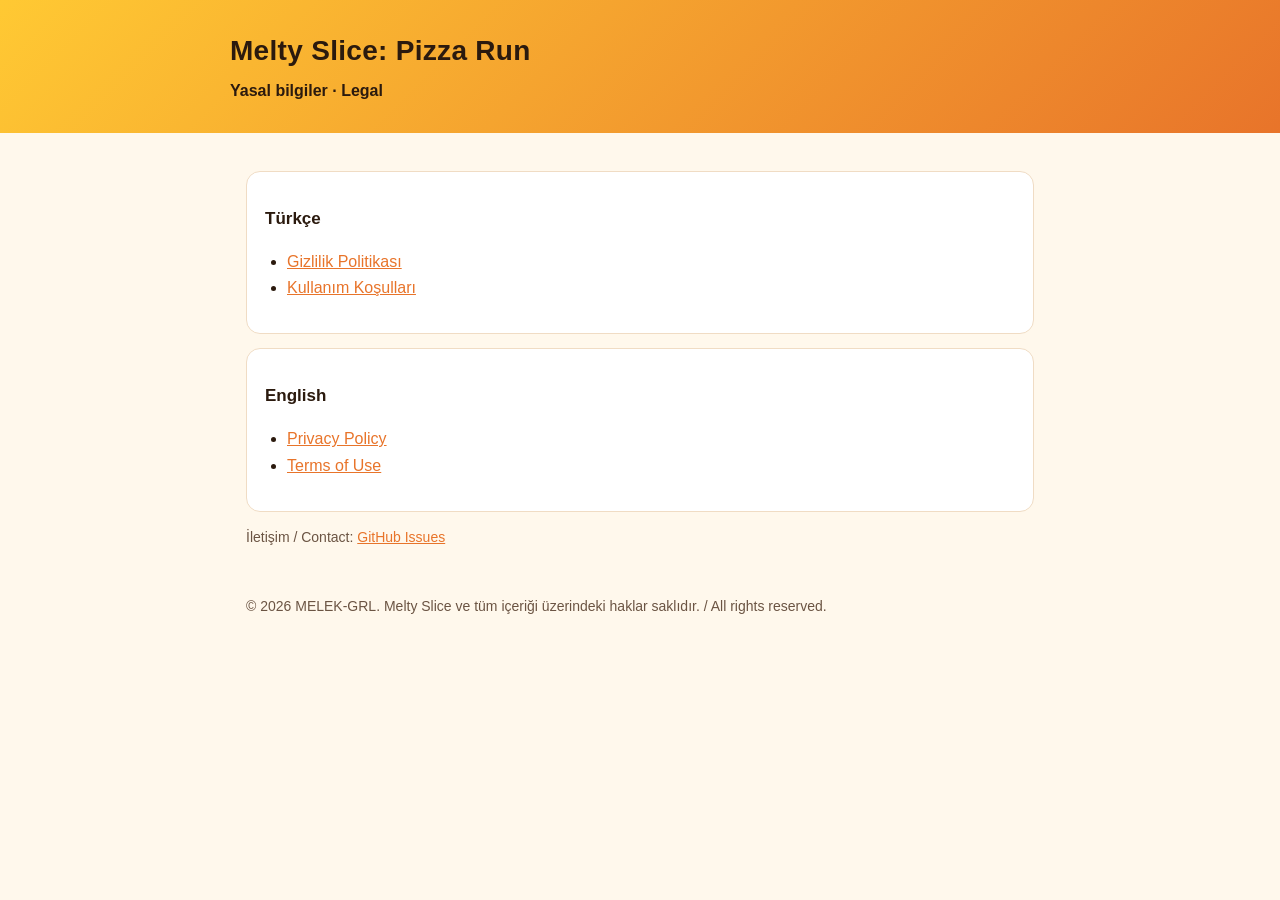
<file: index.html>
<!doctype html>
<html lang="tr">
<head><meta charset="utf-8"><meta name="viewport" content="width=device-width, initial-scale=1">
<title>Melty Slice — Yasal</title><link rel="stylesheet" href="style.css"></head>
<body>
<header><div class="wrap"><h1>Melty Slice: Pizza Run</h1><p>Yasal bilgiler · Legal</p></div></header>
<main>
  <div class="card">
    <h3>Türkçe</h3>
    <ul>
      <li><a href="gizlilik.html">Gizlilik Politikası</a></li>
      <li><a href="kullanim-kosullari.html">Kullanım Koşulları</a></li>
    </ul>
  </div>
  <div class="card">
    <h3>English</h3>
    <ul>
      <li><a href="en/privacy.html">Privacy Policy</a></li>
      <li><a href="en/terms.html">Terms of Use</a></li>
    </ul>
  </div>
  <p class="meta">İletişim / Contact: <a href="https://github.com/MELEK-GRL/meltdown-rivacy/issues">GitHub Issues</a></p>
</main>
<footer>© 2026 MELEK-GRL. Melty Slice ve tüm içeriği üzerindeki haklar saklıdır. / All rights reserved.</footer>
</body></html>
</file>
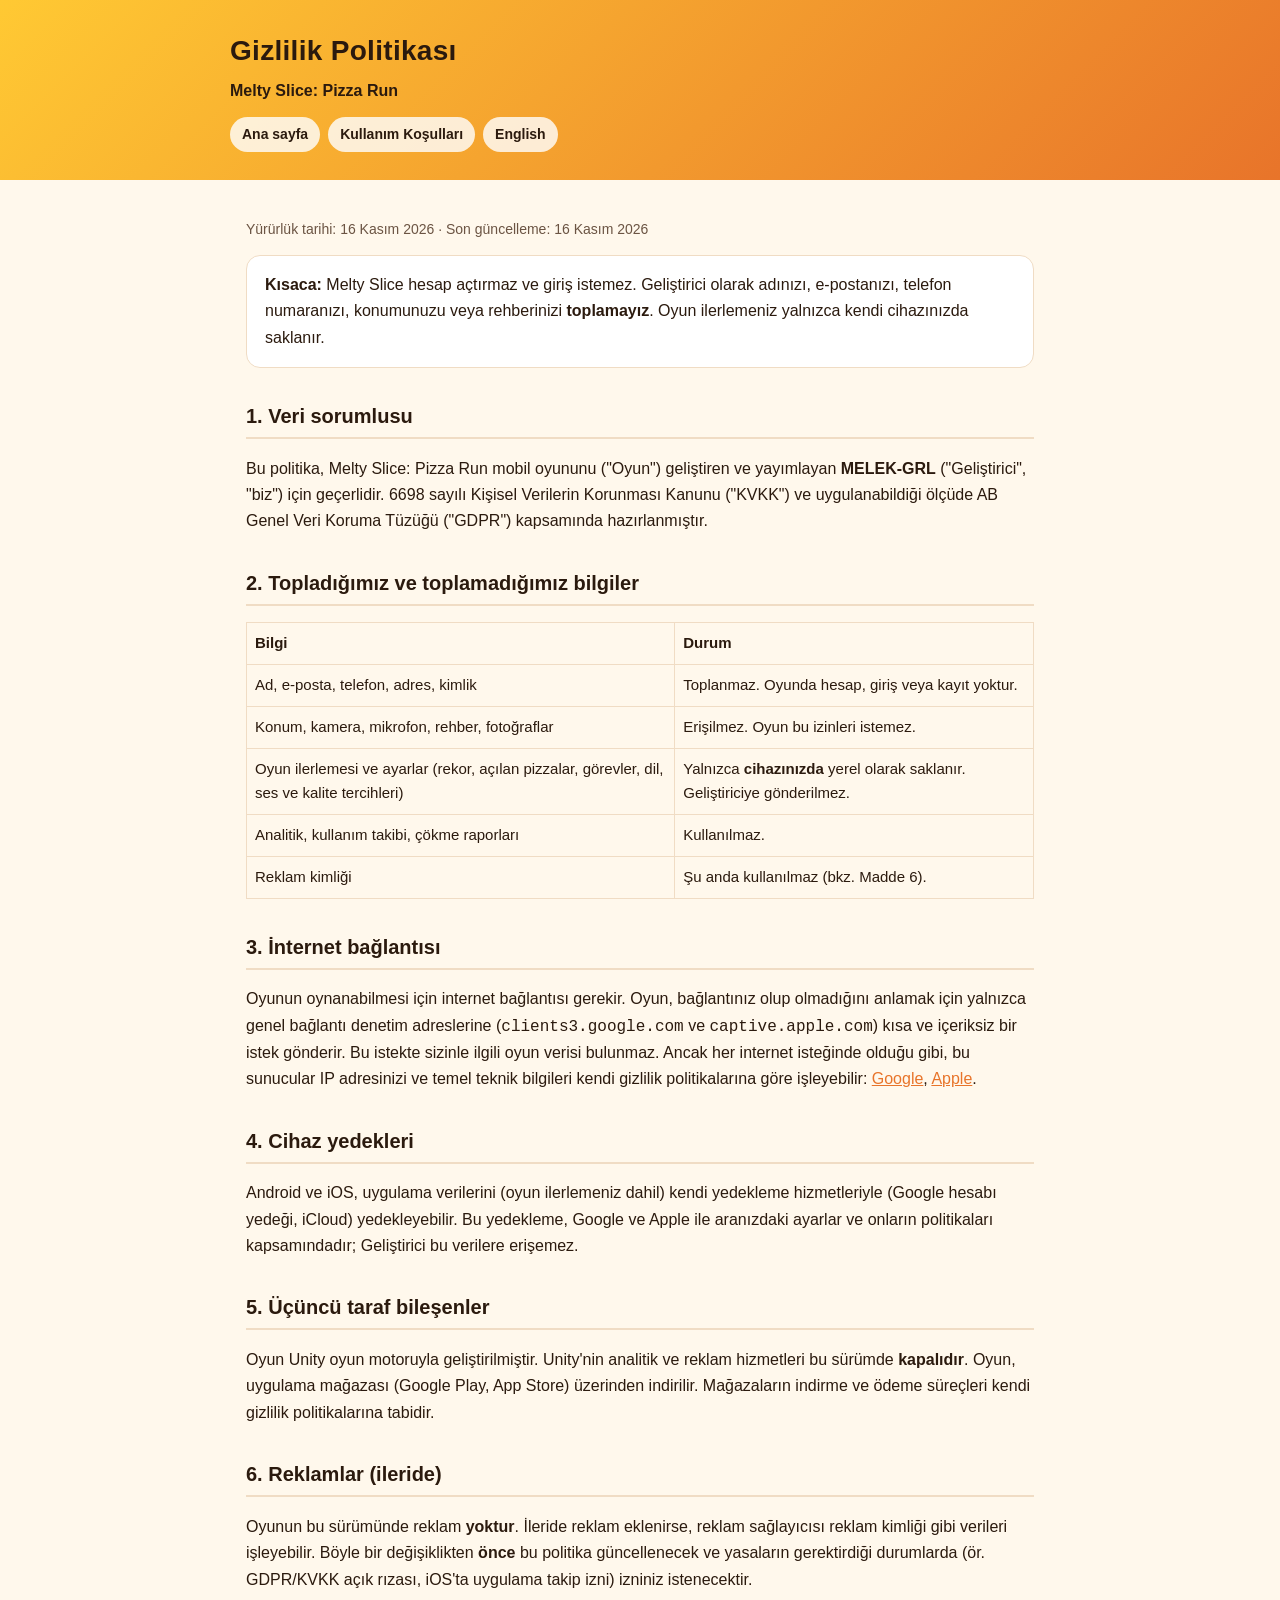
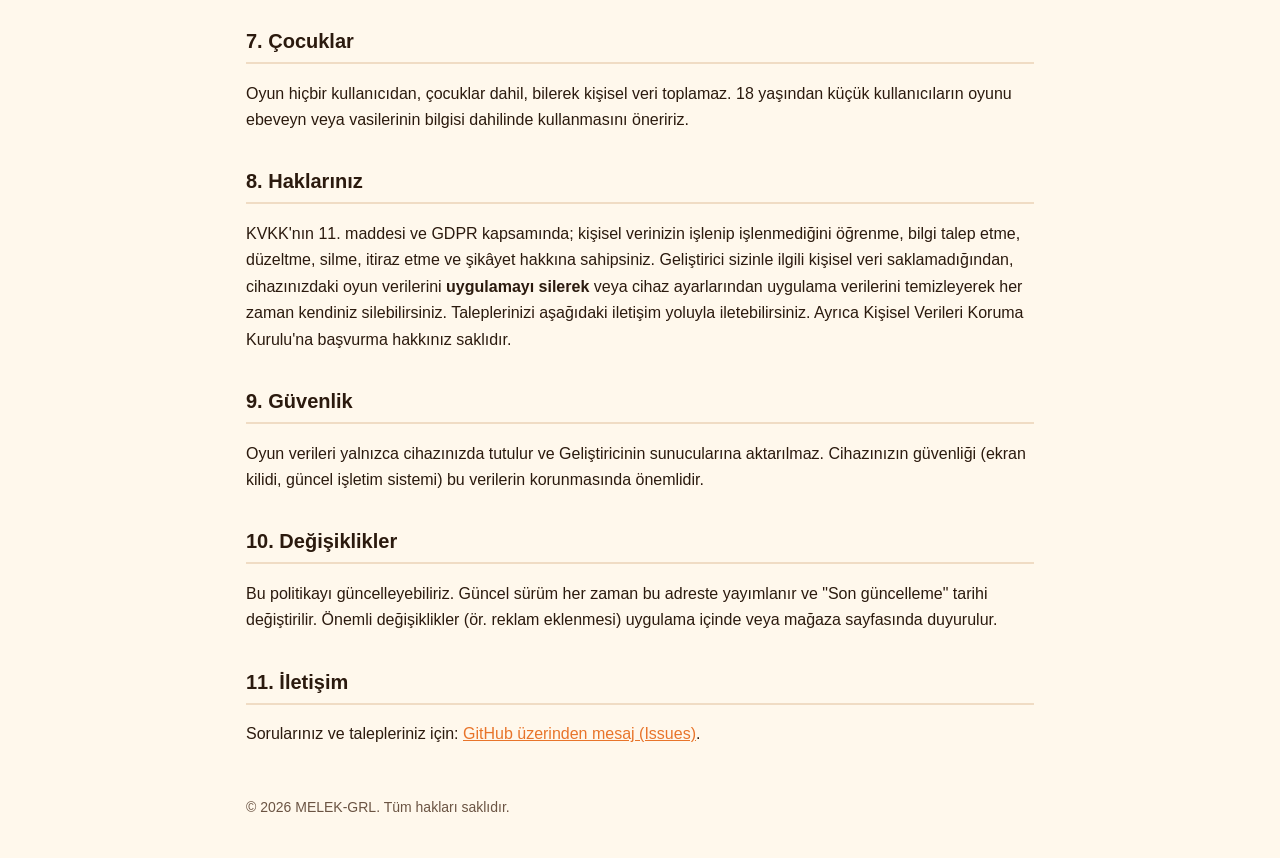
<file: gizlilik.html>
<!doctype html>
<html lang="tr">
<head><meta charset="utf-8"><meta name="viewport" content="width=device-width, initial-scale=1">
<title>Melty Slice — Gizlilik Politikası</title><link rel="stylesheet" href="style.css"></head>
<body>
<header><div class="wrap"><h1>Gizlilik Politikası</h1><p>Melty Slice: Pizza Run</p>
<nav><a href="index.html">Ana sayfa</a><a href="kullanim-kosullari.html">Kullanım Koşulları</a><a href="en/privacy.html">English</a></nav></div></header>
<main>
<p class="meta">Yürürlük tarihi: 16 Kasım 2026 · Son güncelleme: 16 Kasım 2026</p>

<div class="card"><strong>Kısaca:</strong> Melty Slice hesap açtırmaz ve giriş istemez. Geliştirici olarak adınızı, e-postanızı, telefon numaranızı, konumunuzu veya rehberinizi <strong>toplamayız</strong>. Oyun ilerlemeniz yalnızca kendi cihazınızda saklanır.</div>

<h2>1. Veri sorumlusu</h2>
<p>Bu politika, Melty Slice: Pizza Run mobil oyununu ("Oyun") geliştiren ve yayımlayan <strong>MELEK-GRL</strong> ("Geliştirici", "biz") için geçerlidir. 6698 sayılı Kişisel Verilerin Korunması Kanunu ("KVKK") ve uygulanabildiği ölçüde AB Genel Veri Koruma Tüzüğü ("GDPR") kapsamında hazırlanmıştır.</p>

<h2>2. Topladığımız ve toplamadığımız bilgiler</h2>
<table>
<tr><th>Bilgi</th><th>Durum</th></tr>
<tr><td>Ad, e-posta, telefon, adres, kimlik</td><td>Toplanmaz. Oyunda hesap, giriş veya kayıt yoktur.</td></tr>
<tr><td>Konum, kamera, mikrofon, rehber, fotoğraflar</td><td>Erişilmez. Oyun bu izinleri istemez.</td></tr>
<tr><td>Oyun ilerlemesi ve ayarlar (rekor, açılan pizzalar, görevler, dil, ses ve kalite tercihleri)</td><td>Yalnızca <strong>cihazınızda</strong> yerel olarak saklanır. Geliştiriciye gönderilmez.</td></tr>
<tr><td>Analitik, kullanım takibi, çökme raporları</td><td>Kullanılmaz.</td></tr>
<tr><td>Reklam kimliği</td><td>Şu anda kullanılmaz (bkz. Madde 6).</td></tr>
</table>

<h2>3. İnternet bağlantısı</h2>
<p>Oyunun oynanabilmesi için internet bağlantısı gerekir. Oyun, bağlantınız olup olmadığını anlamak için yalnızca genel bağlantı denetim adreslerine (<code>clients3.google.com</code> ve <code>captive.apple.com</code>) kısa ve içeriksiz bir istek gönderir. Bu istekte sizinle ilgili oyun verisi bulunmaz. Ancak her internet isteğinde olduğu gibi, bu sunucular IP adresinizi ve temel teknik bilgileri kendi gizlilik politikalarına göre işleyebilir: <a href="https://policies.google.com/privacy">Google</a>, <a href="https://www.apple.com/legal/privacy/">Apple</a>.</p>

<h2>4. Cihaz yedekleri</h2>
<p>Android ve iOS, uygulama verilerini (oyun ilerlemeniz dahil) kendi yedekleme hizmetleriyle (Google hesabı yedeği, iCloud) yedekleyebilir. Bu yedekleme, Google ve Apple ile aranızdaki ayarlar ve onların politikaları kapsamındadır; Geliştirici bu verilere erişemez.</p>

<h2>5. Üçüncü taraf bileşenler</h2>
<p>Oyun Unity oyun motoruyla geliştirilmiştir. Unity'nin analitik ve reklam hizmetleri bu sürümde <strong>kapalıdır</strong>. Oyun, uygulama mağazası (Google Play, App Store) üzerinden indirilir. Mağazaların indirme ve ödeme süreçleri kendi gizlilik politikalarına tabidir.</p>

<h2>6. Reklamlar (ileride)</h2>
<p>Oyunun bu sürümünde reklam <strong>yoktur</strong>. İleride reklam eklenirse, reklam sağlayıcısı reklam kimliği gibi verileri işleyebilir. Böyle bir değişiklikten <strong>önce</strong> bu politika güncellenecek ve yasaların gerektirdiği durumlarda (ör. GDPR/KVKK açık rızası, iOS'ta uygulama takip izni) izniniz istenecektir.</p>

<h2>7. Çocuklar</h2>
<p>Oyun hiçbir kullanıcıdan, çocuklar dahil, bilerek kişisel veri toplamaz. 18 yaşından küçük kullanıcıların oyunu ebeveyn veya vasilerinin bilgisi dahilinde kullanmasını öneririz.</p>

<h2>8. Haklarınız</h2>
<p>KVKK'nın 11. maddesi ve GDPR kapsamında; kişisel verinizin işlenip işlenmediğini öğrenme, bilgi talep etme, düzeltme, silme, itiraz etme ve şikâyet hakkına sahipsiniz. Geliştirici sizinle ilgili kişisel veri saklamadığından, cihazınızdaki oyun verilerini <strong>uygulamayı silerek</strong> veya cihaz ayarlarından uygulama verilerini temizleyerek her zaman kendiniz silebilirsiniz. Taleplerinizi aşağıdaki iletişim yoluyla iletebilirsiniz. Ayrıca Kişisel Verileri Koruma Kurulu'na başvurma hakkınız saklıdır.</p>

<h2>9. Güvenlik</h2>
<p>Oyun verileri yalnızca cihazınızda tutulur ve Geliştiricinin sunucularına aktarılmaz. Cihazınızın güvenliği (ekran kilidi, güncel işletim sistemi) bu verilerin korunmasında önemlidir.</p>

<h2>10. Değişiklikler</h2>
<p>Bu politikayı güncelleyebiliriz. Güncel sürüm her zaman bu adreste yayımlanır ve "Son güncelleme" tarihi değiştirilir. Önemli değişiklikler (ör. reklam eklenmesi) uygulama içinde veya mağaza sayfasında duyurulur.</p>

<h2>11. İletişim</h2>
<p>Sorularınız ve talepleriniz için: <a href="https://github.com/MELEK-GRL/meltdown-rivacy/issues">GitHub üzerinden mesaj (Issues)</a>.</p>
</main>
<footer>© 2026 MELEK-GRL. Tüm hakları saklıdır.</footer>
</body></html>
</file>
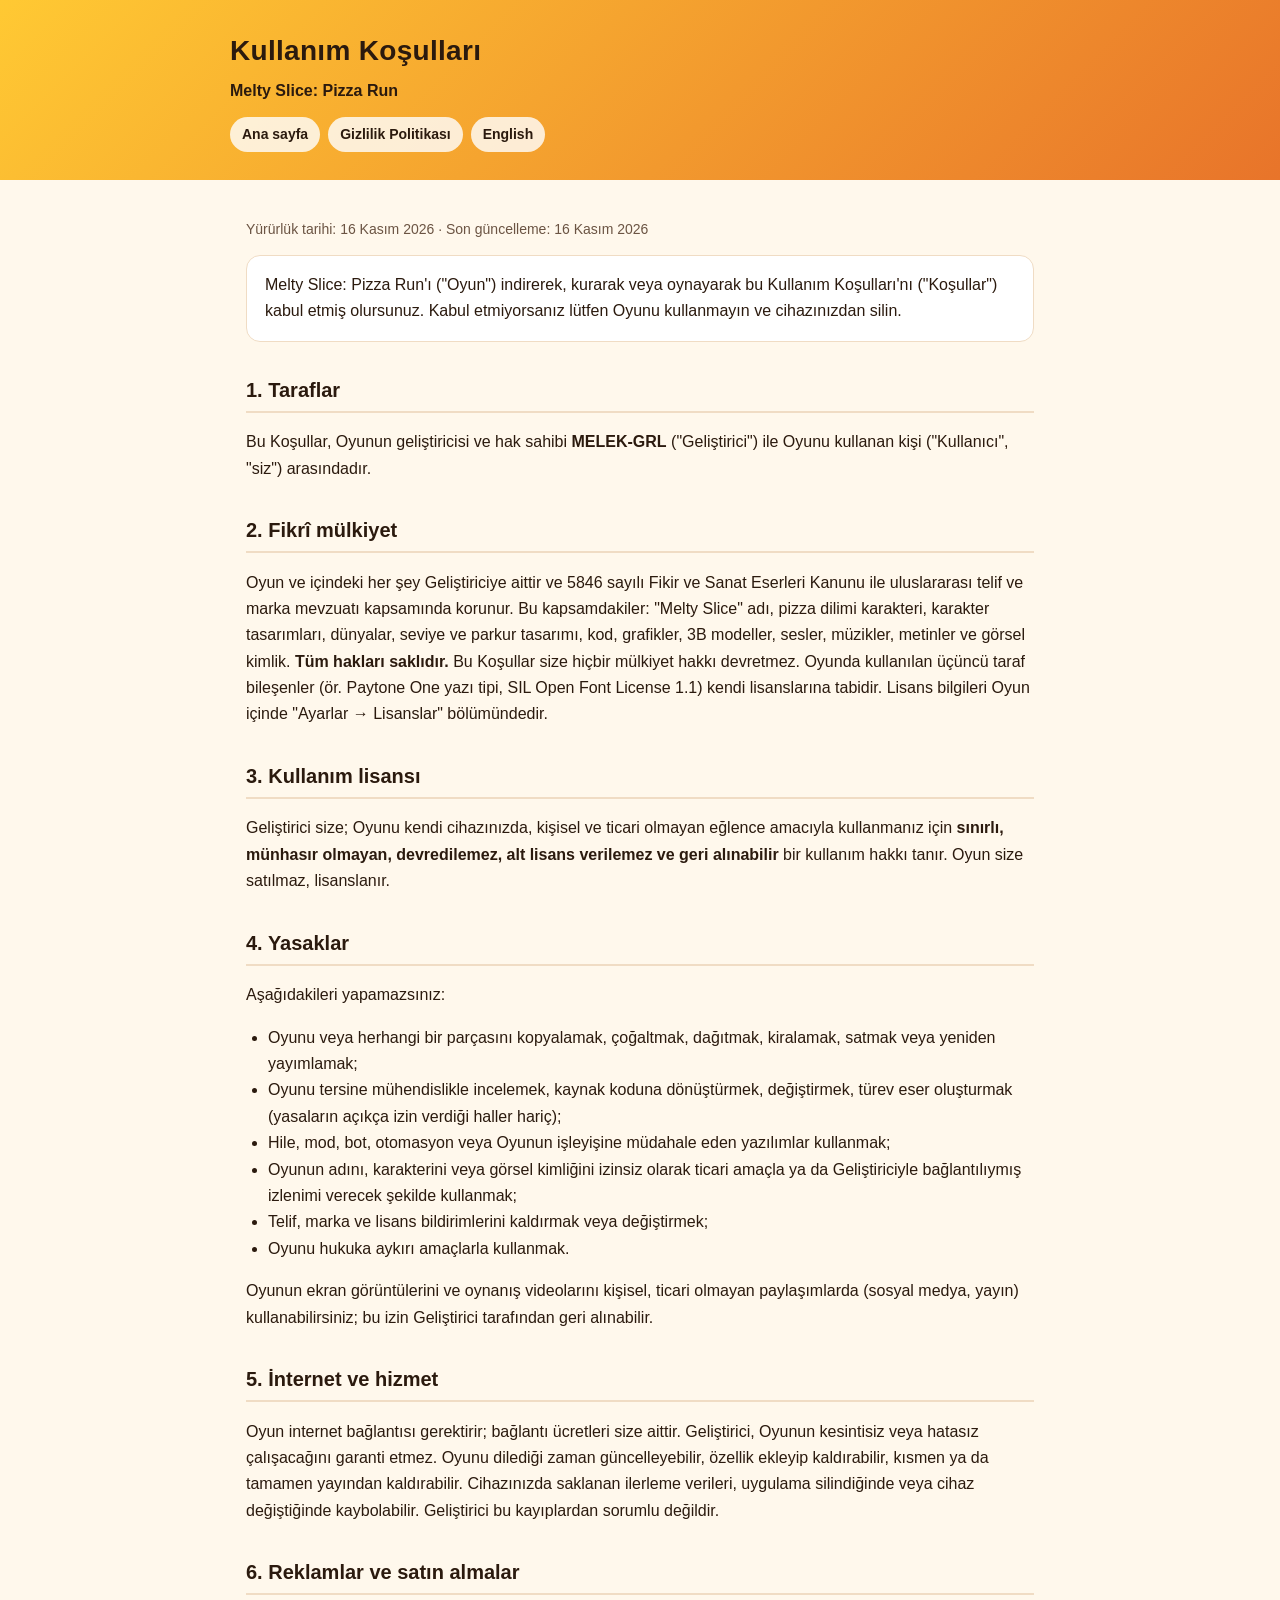
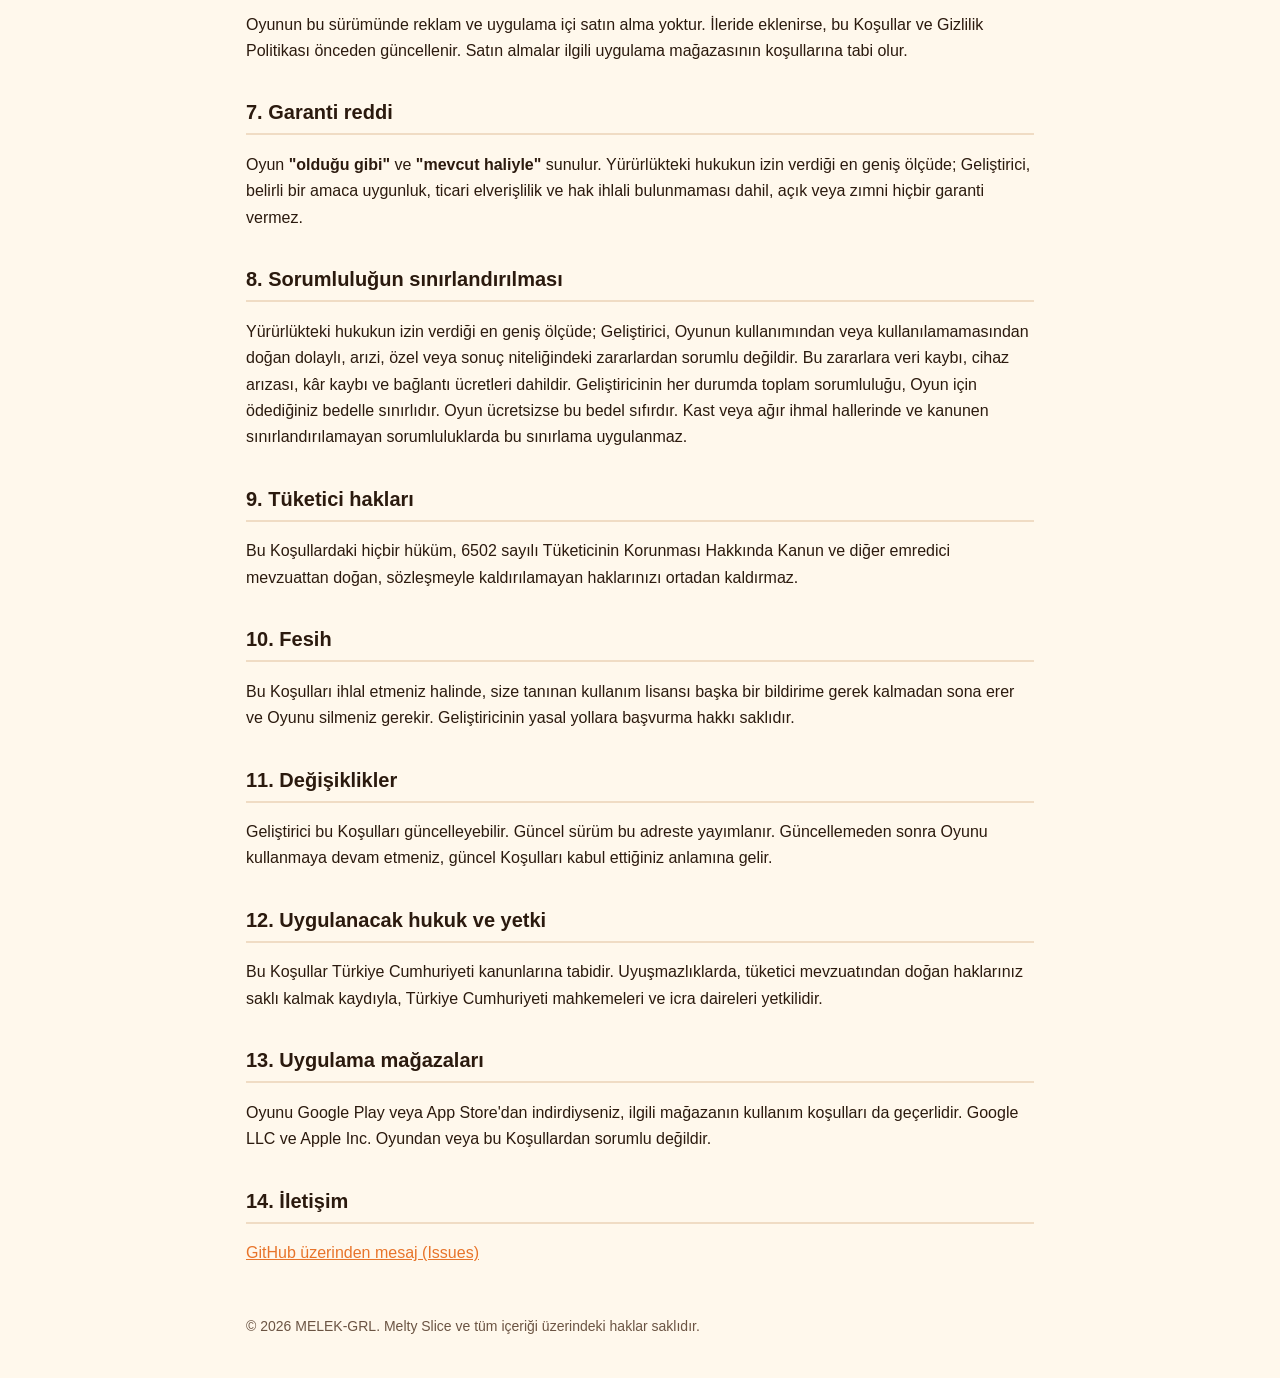
<file: kullanim-kosullari.html>
<!doctype html>
<html lang="tr">
<head><meta charset="utf-8"><meta name="viewport" content="width=device-width, initial-scale=1">
<title>Melty Slice — Kullanım Koşulları</title><link rel="stylesheet" href="style.css"></head>
<body>
<header><div class="wrap"><h1>Kullanım Koşulları</h1><p>Melty Slice: Pizza Run</p>
<nav><a href="index.html">Ana sayfa</a><a href="gizlilik.html">Gizlilik Politikası</a><a href="en/terms.html">English</a></nav></div></header>
<main>
<p class="meta">Yürürlük tarihi: 16 Kasım 2026 · Son güncelleme: 16 Kasım 2026</p>

<div class="card">Melty Slice: Pizza Run'ı ("Oyun") indirerek, kurarak veya oynayarak bu Kullanım Koşulları'nı ("Koşullar") kabul etmiş olursunuz. Kabul etmiyorsanız lütfen Oyunu kullanmayın ve cihazınızdan silin.</div>

<h2>1. Taraflar</h2>
<p>Bu Koşullar, Oyunun geliştiricisi ve hak sahibi <strong>MELEK-GRL</strong> ("Geliştirici") ile Oyunu kullanan kişi ("Kullanıcı", "siz") arasındadır.</p>

<h2>2. Fikrî mülkiyet</h2>
<p>Oyun ve içindeki her şey Geliştiriciye aittir ve 5846 sayılı Fikir ve Sanat Eserleri Kanunu ile uluslararası telif ve marka mevzuatı kapsamında korunur. Bu kapsamdakiler: "Melty Slice" adı, pizza dilimi karakteri, karakter tasarımları, dünyalar, seviye ve parkur tasarımı, kod, grafikler, 3B modeller, sesler, müzikler, metinler ve görsel kimlik. <strong>Tüm hakları saklıdır.</strong> Bu Koşullar size hiçbir mülkiyet hakkı devretmez. Oyunda kullanılan üçüncü taraf bileşenler (ör. Paytone One yazı tipi, SIL Open Font License 1.1) kendi lisanslarına tabidir. Lisans bilgileri Oyun içinde "Ayarlar → Lisanslar" bölümündedir.</p>

<h2>3. Kullanım lisansı</h2>
<p>Geliştirici size; Oyunu kendi cihazınızda, kişisel ve ticari olmayan eğlence amacıyla kullanmanız için <strong>sınırlı, münhasır olmayan, devredilemez, alt lisans verilemez ve geri alınabilir</strong> bir kullanım hakkı tanır. Oyun size satılmaz, lisanslanır.</p>

<h2>4. Yasaklar</h2>
<p>Aşağıdakileri yapamazsınız:</p>
<ul>
<li>Oyunu veya herhangi bir parçasını kopyalamak, çoğaltmak, dağıtmak, kiralamak, satmak veya yeniden yayımlamak;</li>
<li>Oyunu tersine mühendislikle incelemek, kaynak koduna dönüştürmek, değiştirmek, türev eser oluşturmak (yasaların açıkça izin verdiği haller hariç);</li>
<li>Hile, mod, bot, otomasyon veya Oyunun işleyişine müdahale eden yazılımlar kullanmak;</li>
<li>Oyunun adını, karakterini veya görsel kimliğini izinsiz olarak ticari amaçla ya da Geliştiriciyle bağlantılıymış izlenimi verecek şekilde kullanmak;</li>
<li>Telif, marka ve lisans bildirimlerini kaldırmak veya değiştirmek;</li>
<li>Oyunu hukuka aykırı amaçlarla kullanmak.</li>
</ul>
<p>Oyunun ekran görüntülerini ve oynanış videolarını kişisel, ticari olmayan paylaşımlarda (sosyal medya, yayın) kullanabilirsiniz; bu izin Geliştirici tarafından geri alınabilir.</p>

<h2>5. İnternet ve hizmet</h2>
<p>Oyun internet bağlantısı gerektirir; bağlantı ücretleri size aittir. Geliştirici, Oyunun kesintisiz veya hatasız çalışacağını garanti etmez. Oyunu dilediği zaman güncelleyebilir, özellik ekleyip kaldırabilir, kısmen ya da tamamen yayından kaldırabilir. Cihazınızda saklanan ilerleme verileri, uygulama silindiğinde veya cihaz değiştiğinde kaybolabilir. Geliştirici bu kayıplardan sorumlu değildir.</p>

<h2>6. Reklamlar ve satın almalar</h2>
<p>Oyunun bu sürümünde reklam ve uygulama içi satın alma yoktur. İleride eklenirse, bu Koşullar ve Gizlilik Politikası önceden güncellenir. Satın almalar ilgili uygulama mağazasının koşullarına tabi olur.</p>

<h2>7. Garanti reddi</h2>
<p>Oyun <strong>"olduğu gibi"</strong> ve <strong>"mevcut haliyle"</strong> sunulur. Yürürlükteki hukukun izin verdiği en geniş ölçüde; Geliştirici, belirli bir amaca uygunluk, ticari elverişlilik ve hak ihlali bulunmaması dahil, açık veya zımni hiçbir garanti vermez.</p>

<h2>8. Sorumluluğun sınırlandırılması</h2>
<p>Yürürlükteki hukukun izin verdiği en geniş ölçüde; Geliştirici, Oyunun kullanımından veya kullanılamamasından doğan dolaylı, arızi, özel veya sonuç niteliğindeki zararlardan sorumlu değildir. Bu zararlara veri kaybı, cihaz arızası, kâr kaybı ve bağlantı ücretleri dahildir. Geliştiricinin her durumda toplam sorumluluğu, Oyun için ödediğiniz bedelle sınırlıdır. Oyun ücretsizse bu bedel sıfırdır. Kast veya ağır ihmal hallerinde ve kanunen sınırlandırılamayan sorumluluklarda bu sınırlama uygulanmaz.</p>

<h2>9. Tüketici hakları</h2>
<p>Bu Koşullardaki hiçbir hüküm, 6502 sayılı Tüketicinin Korunması Hakkında Kanun ve diğer emredici mevzuattan doğan, sözleşmeyle kaldırılamayan haklarınızı ortadan kaldırmaz.</p>

<h2>10. Fesih</h2>
<p>Bu Koşulları ihlal etmeniz halinde, size tanınan kullanım lisansı başka bir bildirime gerek kalmadan sona erer ve Oyunu silmeniz gerekir. Geliştiricinin yasal yollara başvurma hakkı saklıdır.</p>

<h2>11. Değişiklikler</h2>
<p>Geliştirici bu Koşulları güncelleyebilir. Güncel sürüm bu adreste yayımlanır. Güncellemeden sonra Oyunu kullanmaya devam etmeniz, güncel Koşulları kabul ettiğiniz anlamına gelir.</p>

<h2>12. Uygulanacak hukuk ve yetki</h2>
<p>Bu Koşullar Türkiye Cumhuriyeti kanunlarına tabidir. Uyuşmazlıklarda, tüketici mevzuatından doğan haklarınız saklı kalmak kaydıyla, Türkiye Cumhuriyeti mahkemeleri ve icra daireleri yetkilidir.</p>

<h2>13. Uygulama mağazaları</h2>
<p>Oyunu Google Play veya App Store'dan indirdiyseniz, ilgili mağazanın kullanım koşulları da geçerlidir. Google LLC ve Apple Inc. Oyundan veya bu Koşullardan sorumlu değildir.</p>

<h2>14. İletişim</h2>
<p><a href="https://github.com/MELEK-GRL/meltdown-rivacy/issues">GitHub üzerinden mesaj (Issues)</a></p>
</main>
<footer>© 2026 MELEK-GRL. Melty Slice ve tüm içeriği üzerindeki haklar saklıdır.</footer>
</body></html>
</file>
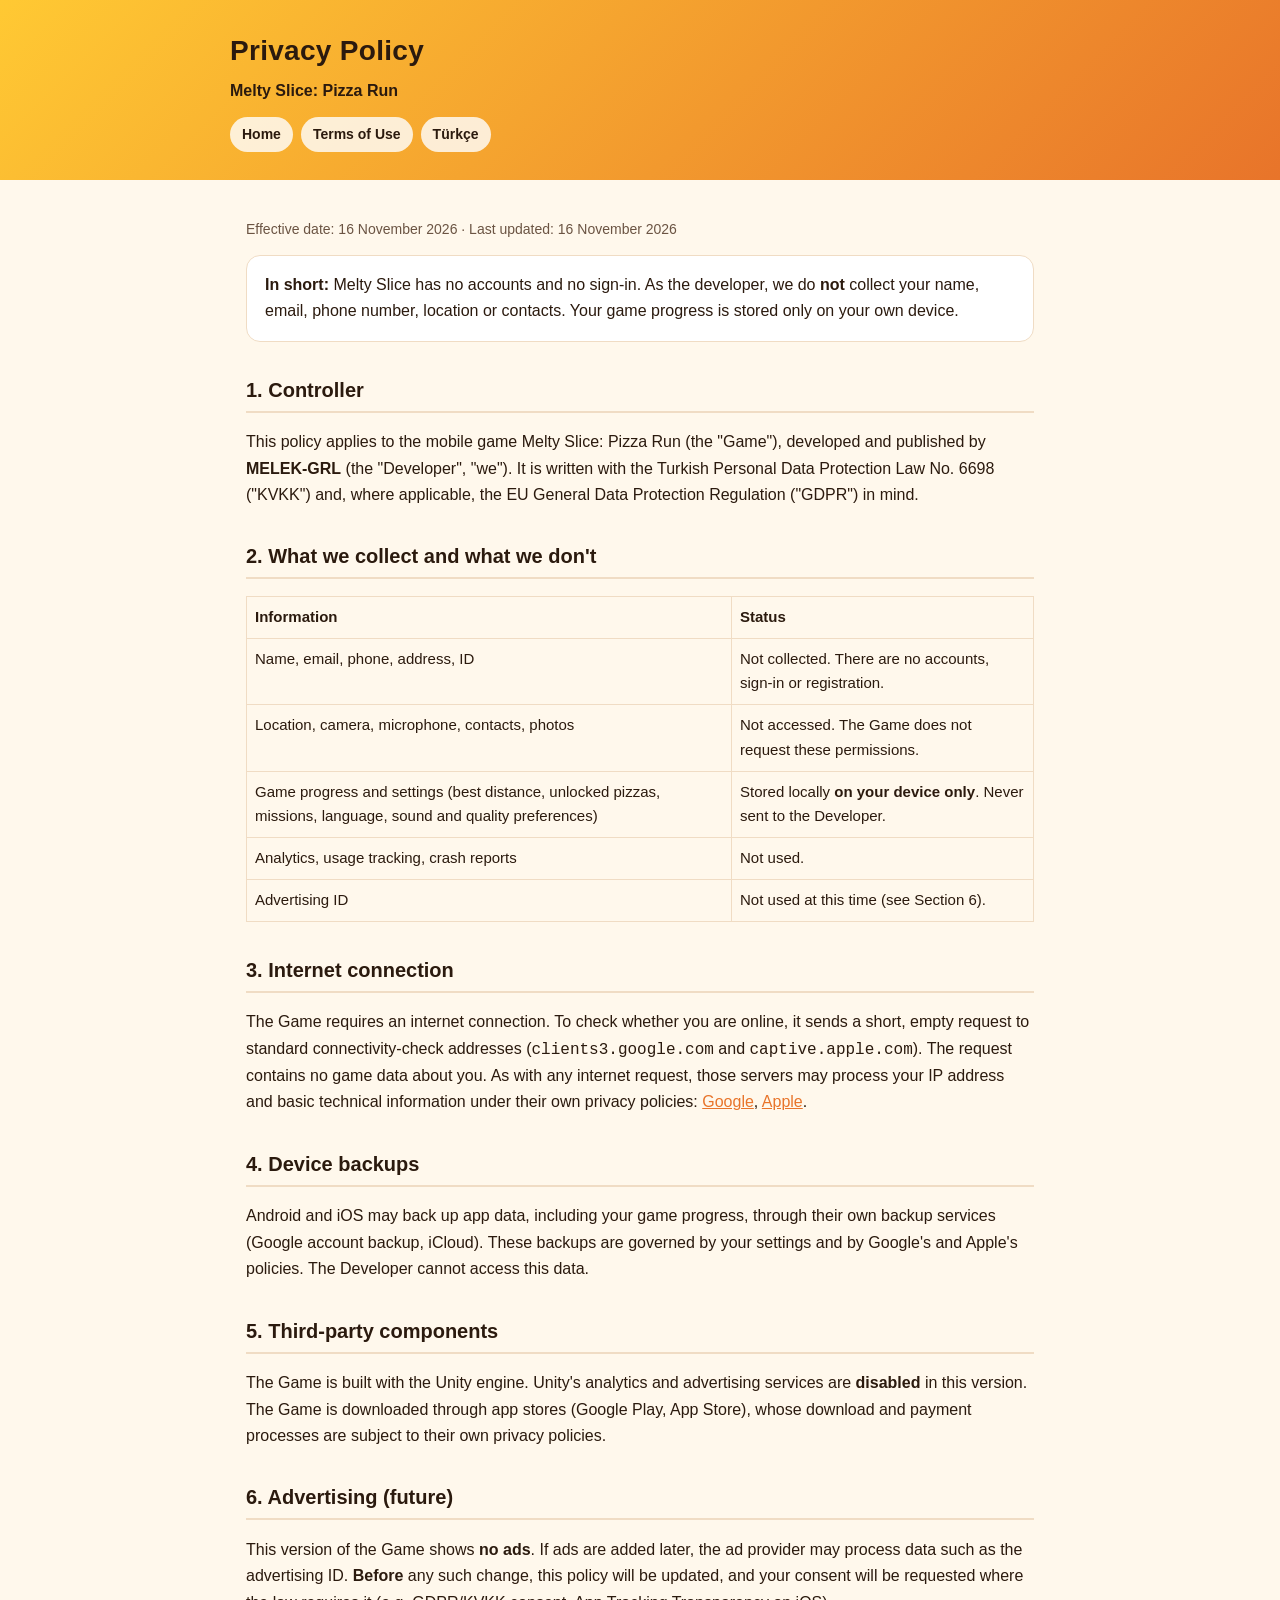
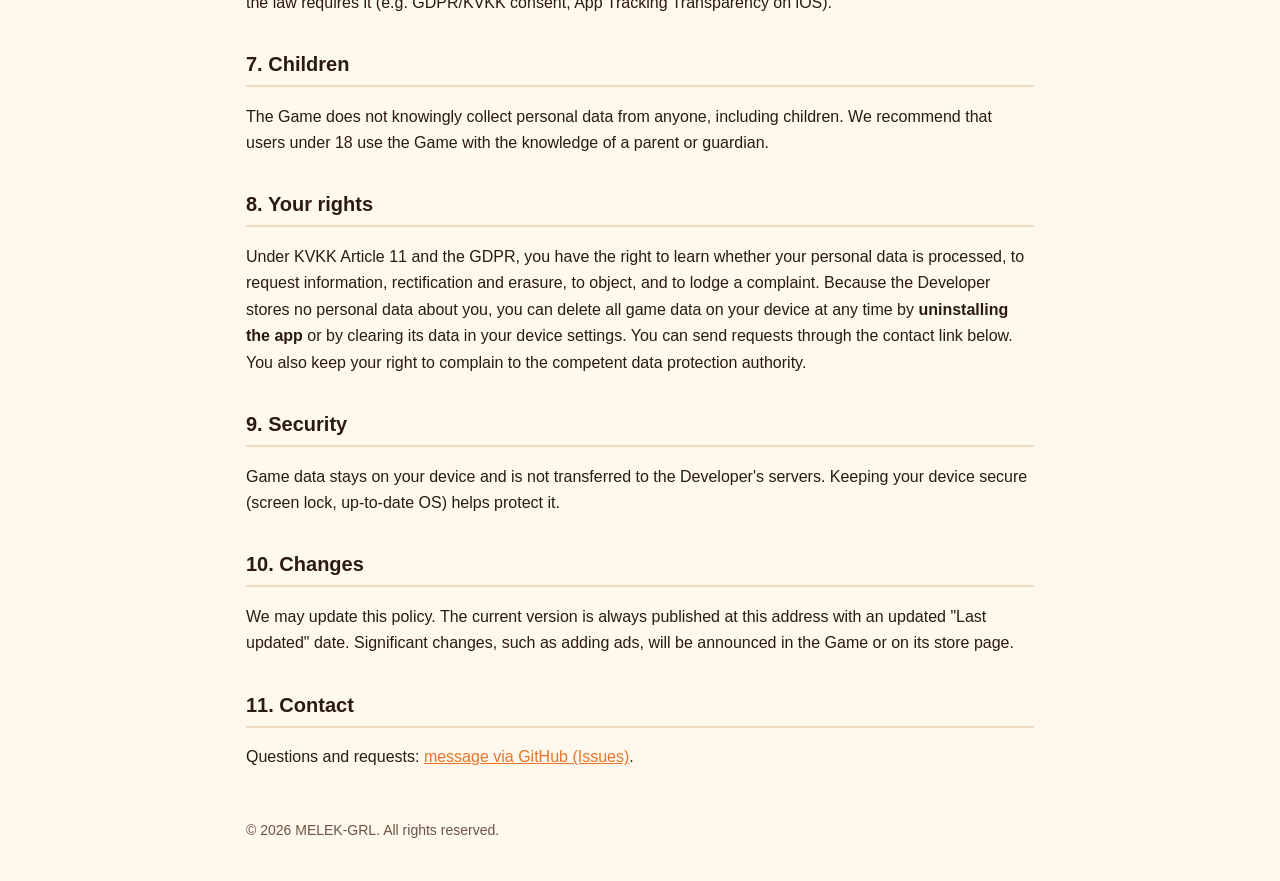
<file: en/privacy.html>
<!doctype html>
<html lang="en">
<head><meta charset="utf-8"><meta name="viewport" content="width=device-width, initial-scale=1">
<title>Melty Slice — Privacy Policy</title><link rel="stylesheet" href="../style.css"></head>
<body>
<header><div class="wrap"><h1>Privacy Policy</h1><p>Melty Slice: Pizza Run</p>
<nav><a href="../index.html">Home</a><a href="terms.html">Terms of Use</a><a href="../gizlilik.html">Türkçe</a></nav></div></header>
<main>
<p class="meta">Effective date: 16 November 2026 · Last updated: 16 November 2026</p>

<div class="card"><strong>In short:</strong> Melty Slice has no accounts and no sign-in. As the developer, we do <strong>not</strong> collect your name, email, phone number, location or contacts. Your game progress is stored only on your own device.</div>

<h2>1. Controller</h2>
<p>This policy applies to the mobile game Melty Slice: Pizza Run (the "Game"), developed and published by <strong>MELEK-GRL</strong> (the "Developer", "we"). It is written with the Turkish Personal Data Protection Law No. 6698 ("KVKK") and, where applicable, the EU General Data Protection Regulation ("GDPR") in mind.</p>

<h2>2. What we collect and what we don't</h2>
<table>
<tr><th>Information</th><th>Status</th></tr>
<tr><td>Name, email, phone, address, ID</td><td>Not collected. There are no accounts, sign-in or registration.</td></tr>
<tr><td>Location, camera, microphone, contacts, photos</td><td>Not accessed. The Game does not request these permissions.</td></tr>
<tr><td>Game progress and settings (best distance, unlocked pizzas, missions, language, sound and quality preferences)</td><td>Stored locally <strong>on your device only</strong>. Never sent to the Developer.</td></tr>
<tr><td>Analytics, usage tracking, crash reports</td><td>Not used.</td></tr>
<tr><td>Advertising ID</td><td>Not used at this time (see Section 6).</td></tr>
</table>

<h2>3. Internet connection</h2>
<p>The Game requires an internet connection. To check whether you are online, it sends a short, empty request to standard connectivity-check addresses (<code>clients3.google.com</code> and <code>captive.apple.com</code>). The request contains no game data about you. As with any internet request, those servers may process your IP address and basic technical information under their own privacy policies: <a href="https://policies.google.com/privacy">Google</a>, <a href="https://www.apple.com/legal/privacy/">Apple</a>.</p>

<h2>4. Device backups</h2>
<p>Android and iOS may back up app data, including your game progress, through their own backup services (Google account backup, iCloud). These backups are governed by your settings and by Google's and Apple's policies. The Developer cannot access this data.</p>

<h2>5. Third-party components</h2>
<p>The Game is built with the Unity engine. Unity's analytics and advertising services are <strong>disabled</strong> in this version. The Game is downloaded through app stores (Google Play, App Store), whose download and payment processes are subject to their own privacy policies.</p>

<h2>6. Advertising (future)</h2>
<p>This version of the Game shows <strong>no ads</strong>. If ads are added later, the ad provider may process data such as the advertising ID. <strong>Before</strong> any such change, this policy will be updated, and your consent will be requested where the law requires it (e.g. GDPR/KVKK consent, App Tracking Transparency on iOS).</p>

<h2>7. Children</h2>
<p>The Game does not knowingly collect personal data from anyone, including children. We recommend that users under 18 use the Game with the knowledge of a parent or guardian.</p>

<h2>8. Your rights</h2>
<p>Under KVKK Article 11 and the GDPR, you have the right to learn whether your personal data is processed, to request information, rectification and erasure, to object, and to lodge a complaint. Because the Developer stores no personal data about you, you can delete all game data on your device at any time by <strong>uninstalling the app</strong> or by clearing its data in your device settings. You can send requests through the contact link below. You also keep your right to complain to the competent data protection authority.</p>

<h2>9. Security</h2>
<p>Game data stays on your device and is not transferred to the Developer's servers. Keeping your device secure (screen lock, up-to-date OS) helps protect it.</p>

<h2>10. Changes</h2>
<p>We may update this policy. The current version is always published at this address with an updated "Last updated" date. Significant changes, such as adding ads, will be announced in the Game or on its store page.</p>

<h2>11. Contact</h2>
<p>Questions and requests: <a href="https://github.com/MELEK-GRL/meltdown-rivacy/issues">message via GitHub (Issues)</a>.</p>
</main>
<footer>© 2026 MELEK-GRL. All rights reserved.</footer>
</body></html>
</file>
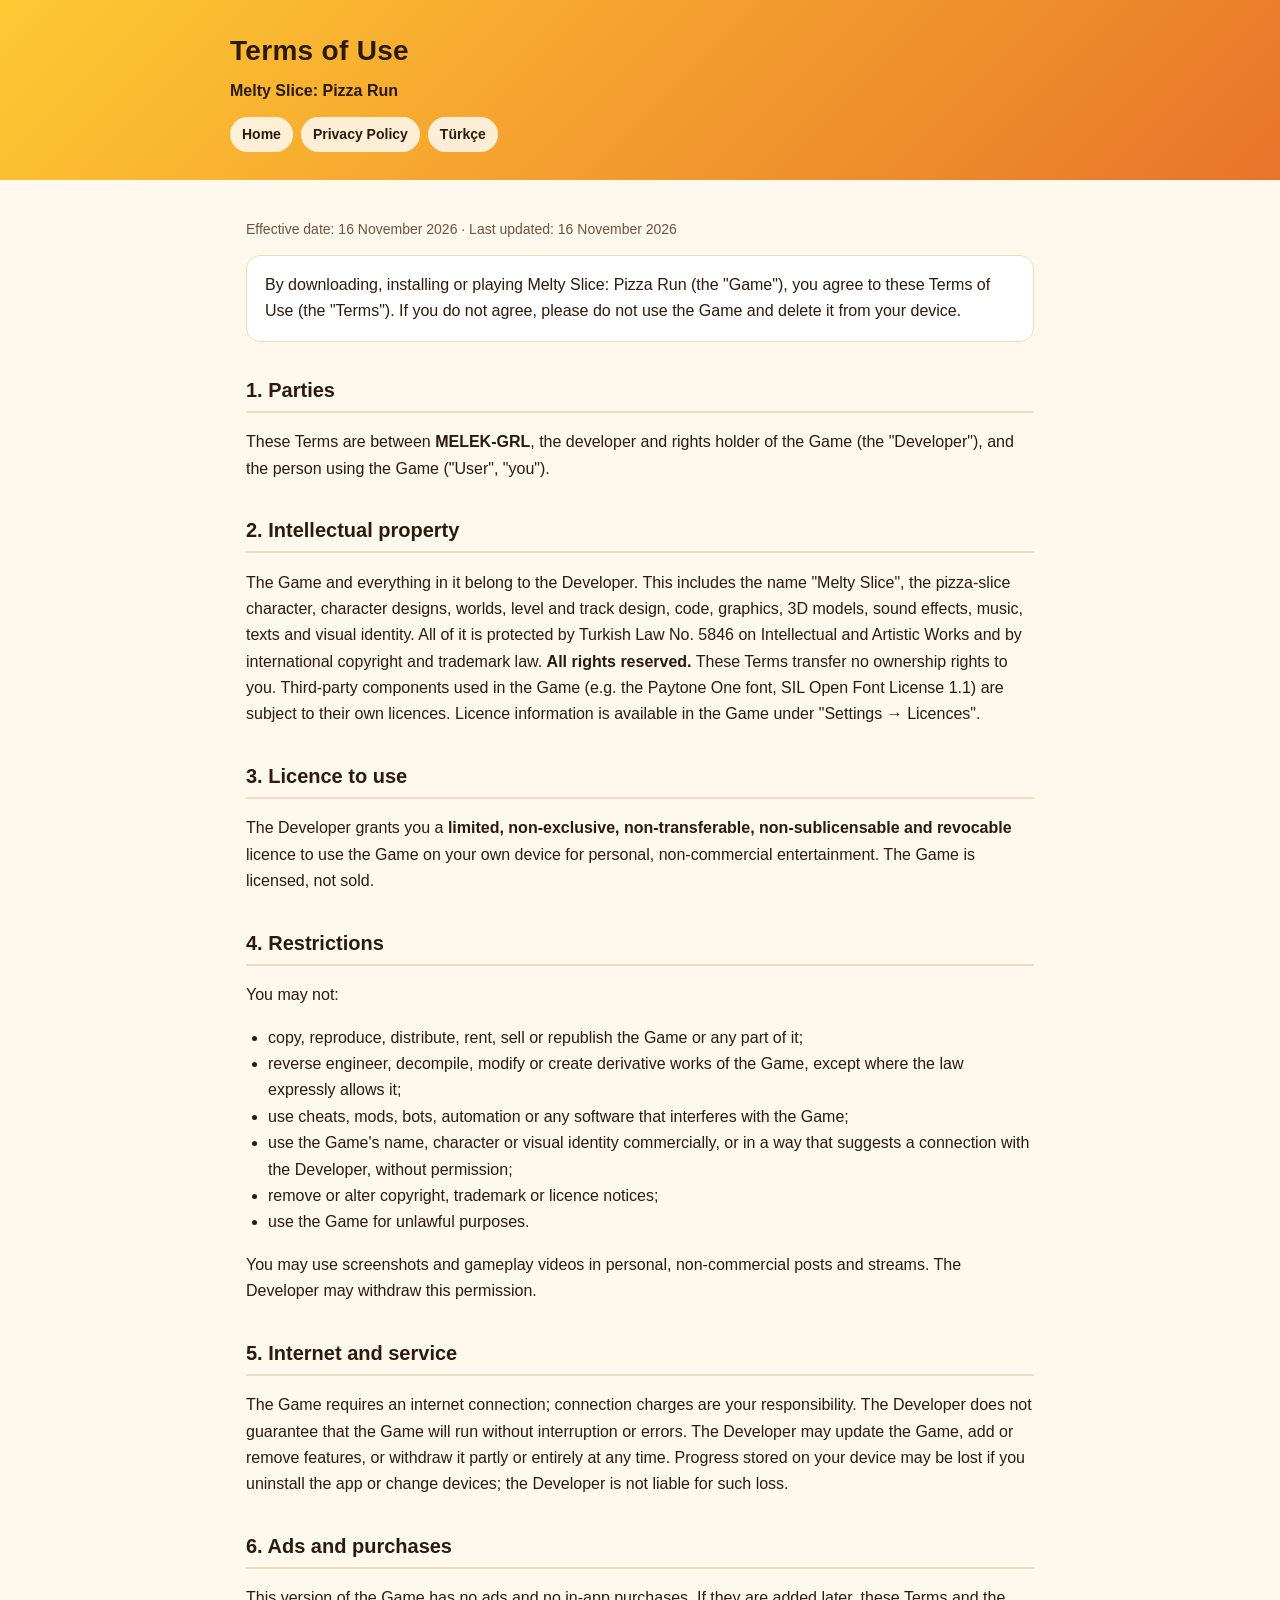
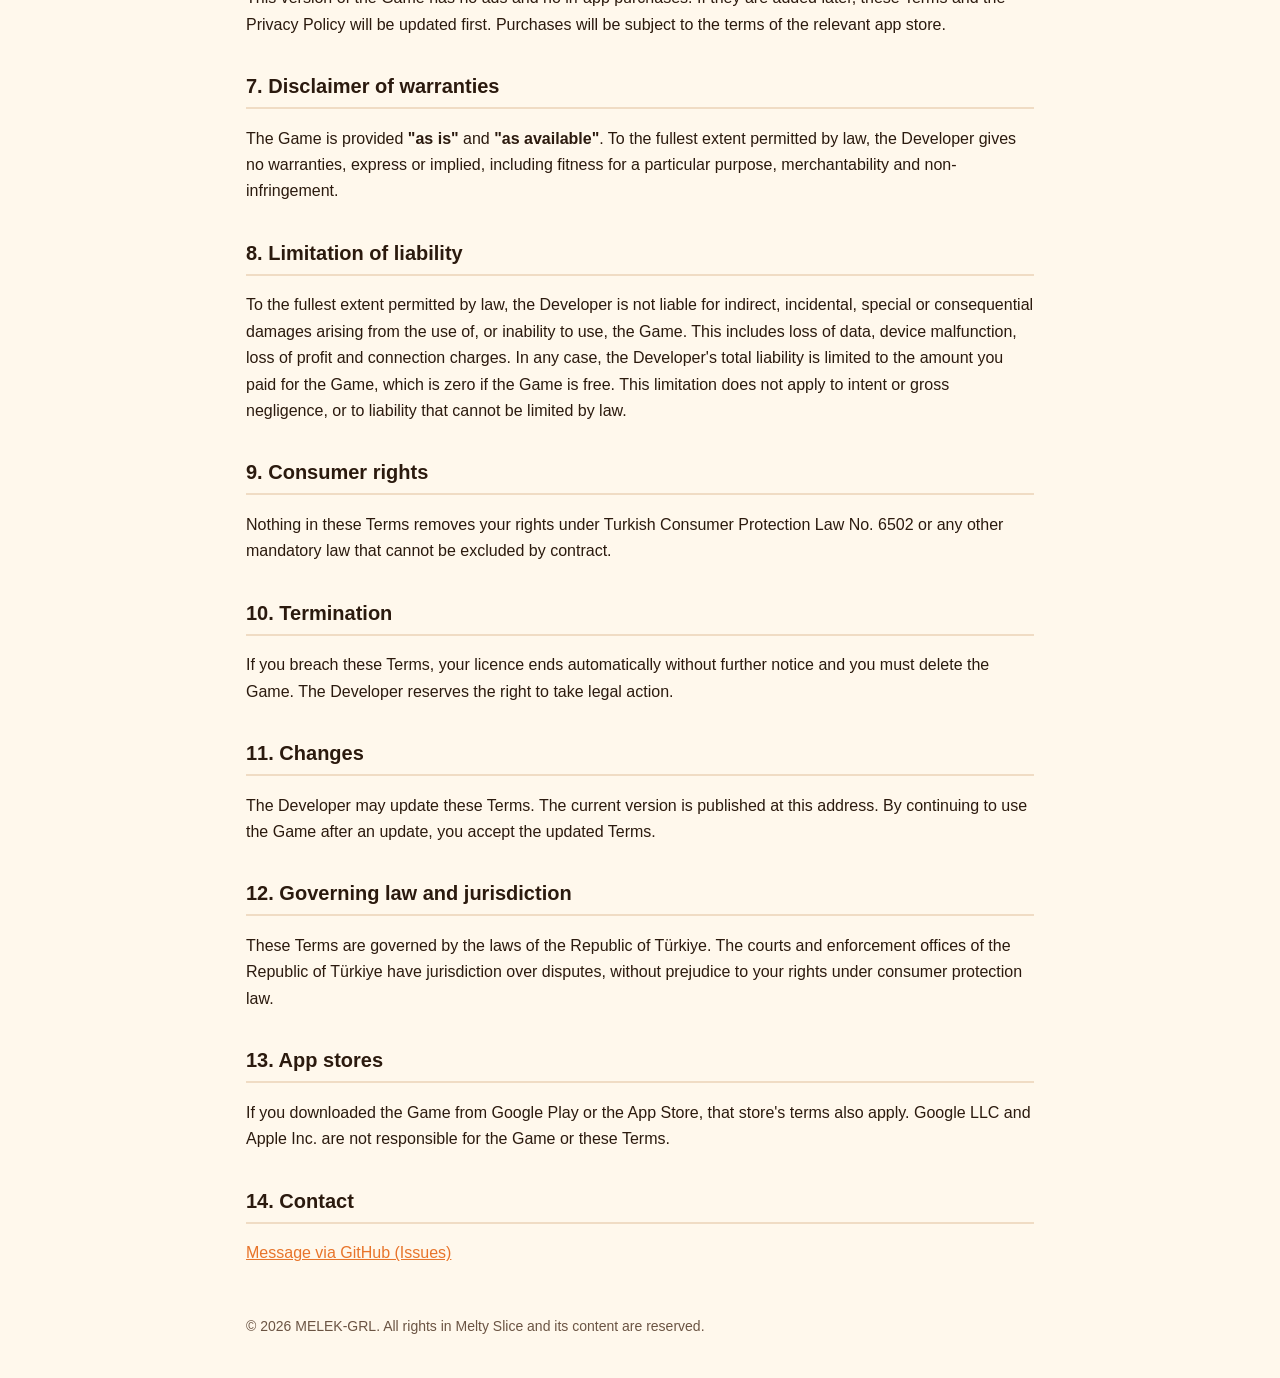
<file: en/terms.html>
<!doctype html>
<html lang="en">
<head><meta charset="utf-8"><meta name="viewport" content="width=device-width, initial-scale=1">
<title>Melty Slice — Terms of Use</title><link rel="stylesheet" href="../style.css"></head>
<body>
<header><div class="wrap"><h1>Terms of Use</h1><p>Melty Slice: Pizza Run</p>
<nav><a href="../index.html">Home</a><a href="privacy.html">Privacy Policy</a><a href="../kullanim-kosullari.html">Türkçe</a></nav></div></header>
<main>
<p class="meta">Effective date: 16 November 2026 · Last updated: 16 November 2026</p>

<div class="card">By downloading, installing or playing Melty Slice: Pizza Run (the "Game"), you agree to these Terms of Use (the "Terms"). If you do not agree, please do not use the Game and delete it from your device.</div>

<h2>1. Parties</h2>
<p>These Terms are between <strong>MELEK-GRL</strong>, the developer and rights holder of the Game (the "Developer"), and the person using the Game ("User", "you").</p>

<h2>2. Intellectual property</h2>
<p>The Game and everything in it belong to the Developer. This includes the name "Melty Slice", the pizza-slice character, character designs, worlds, level and track design, code, graphics, 3D models, sound effects, music, texts and visual identity. All of it is protected by Turkish Law No. 5846 on Intellectual and Artistic Works and by international copyright and trademark law. <strong>All rights reserved.</strong> These Terms transfer no ownership rights to you. Third-party components used in the Game (e.g. the Paytone One font, SIL Open Font License 1.1) are subject to their own licences. Licence information is available in the Game under "Settings → Licences".</p>

<h2>3. Licence to use</h2>
<p>The Developer grants you a <strong>limited, non-exclusive, non-transferable, non-sublicensable and revocable</strong> licence to use the Game on your own device for personal, non-commercial entertainment. The Game is licensed, not sold.</p>

<h2>4. Restrictions</h2>
<p>You may not:</p>
<ul>
<li>copy, reproduce, distribute, rent, sell or republish the Game or any part of it;</li>
<li>reverse engineer, decompile, modify or create derivative works of the Game, except where the law expressly allows it;</li>
<li>use cheats, mods, bots, automation or any software that interferes with the Game;</li>
<li>use the Game's name, character or visual identity commercially, or in a way that suggests a connection with the Developer, without permission;</li>
<li>remove or alter copyright, trademark or licence notices;</li>
<li>use the Game for unlawful purposes.</li>
</ul>
<p>You may use screenshots and gameplay videos in personal, non-commercial posts and streams. The Developer may withdraw this permission.</p>

<h2>5. Internet and service</h2>
<p>The Game requires an internet connection; connection charges are your responsibility. The Developer does not guarantee that the Game will run without interruption or errors. The Developer may update the Game, add or remove features, or withdraw it partly or entirely at any time. Progress stored on your device may be lost if you uninstall the app or change devices; the Developer is not liable for such loss.</p>

<h2>6. Ads and purchases</h2>
<p>This version of the Game has no ads and no in-app purchases. If they are added later, these Terms and the Privacy Policy will be updated first. Purchases will be subject to the terms of the relevant app store.</p>

<h2>7. Disclaimer of warranties</h2>
<p>The Game is provided <strong>"as is"</strong> and <strong>"as available"</strong>. To the fullest extent permitted by law, the Developer gives no warranties, express or implied, including fitness for a particular purpose, merchantability and non-infringement.</p>

<h2>8. Limitation of liability</h2>
<p>To the fullest extent permitted by law, the Developer is not liable for indirect, incidental, special or consequential damages arising from the use of, or inability to use, the Game. This includes loss of data, device malfunction, loss of profit and connection charges. In any case, the Developer's total liability is limited to the amount you paid for the Game, which is zero if the Game is free. This limitation does not apply to intent or gross negligence, or to liability that cannot be limited by law.</p>

<h2>9. Consumer rights</h2>
<p>Nothing in these Terms removes your rights under Turkish Consumer Protection Law No. 6502 or any other mandatory law that cannot be excluded by contract.</p>

<h2>10. Termination</h2>
<p>If you breach these Terms, your licence ends automatically without further notice and you must delete the Game. The Developer reserves the right to take legal action.</p>

<h2>11. Changes</h2>
<p>The Developer may update these Terms. The current version is published at this address. By continuing to use the Game after an update, you accept the updated Terms.</p>

<h2>12. Governing law and jurisdiction</h2>
<p>These Terms are governed by the laws of the Republic of Türkiye. The courts and enforcement offices of the Republic of Türkiye have jurisdiction over disputes, without prejudice to your rights under consumer protection law.</p>

<h2>13. App stores</h2>
<p>If you downloaded the Game from Google Play or the App Store, that store's terms also apply. Google LLC and Apple Inc. are not responsible for the Game or these Terms.</p>

<h2>14. Contact</h2>
<p><a href="https://github.com/MELEK-GRL/meltdown-rivacy/issues">Message via GitHub (Issues)</a></p>
</main>
<footer>© 2026 MELEK-GRL. All rights in Melty Slice and its content are reserved.</footer>
</body></html>
</file>
<file: style.css>
:root { --bg:#fff8ec; --ink:#2b1a0e; --muted:#6b5443; --accent:#e8742a; --cheese:#ffc933; --card:#ffffff; --line:#f0dcc4; }
@media (prefers-color-scheme: dark) { :root { --bg:#1d1611; --ink:#f7ecdf; --muted:#c9b29c; --card:#2a2019; --line:#3d2f24; } }
* { box-sizing:border-box; }
body { margin:0; background:var(--bg); color:var(--ink); font:16px/1.65 -apple-system, "Segoe UI", Roboto, Helvetica, Arial, sans-serif; }
header { background:linear-gradient(135deg, var(--cheese), var(--accent)); color:#2b1a0e; padding:28px 16px; }
header .wrap, main, footer { max-width:820px; margin:0 auto; }
header h1 { margin:0; font-size:28px; letter-spacing:.3px; }
header p { margin:4px 0 0; font-weight:600; }
nav { margin-top:12px; display:flex; flex-wrap:wrap; gap:8px; }
nav a { background:rgba(255,255,255,.8); color:#2b1a0e; padding:6px 12px; border-radius:999px; text-decoration:none; font-weight:600; font-size:14px; }
main { padding:24px 16px 8px; }
h2 { margin-top:32px; font-size:20px; border-bottom:2px solid var(--line); padding-bottom:4px; }
h3 { font-size:17px; margin-bottom:4px; }
.card { background:var(--card); border:1px solid var(--line); border-radius:14px; padding:16px 18px; margin:14px 0; }
.meta { color:var(--muted); font-size:14px; }
a { color:var(--accent); }
ul { padding-left:22px; }
table { width:100%; border-collapse:collapse; font-size:15px; }
td, th { border:1px solid var(--line); padding:8px; vertical-align:top; text-align:left; }
footer { padding:24px 16px 40px; color:var(--muted); font-size:14px; }
</file>
